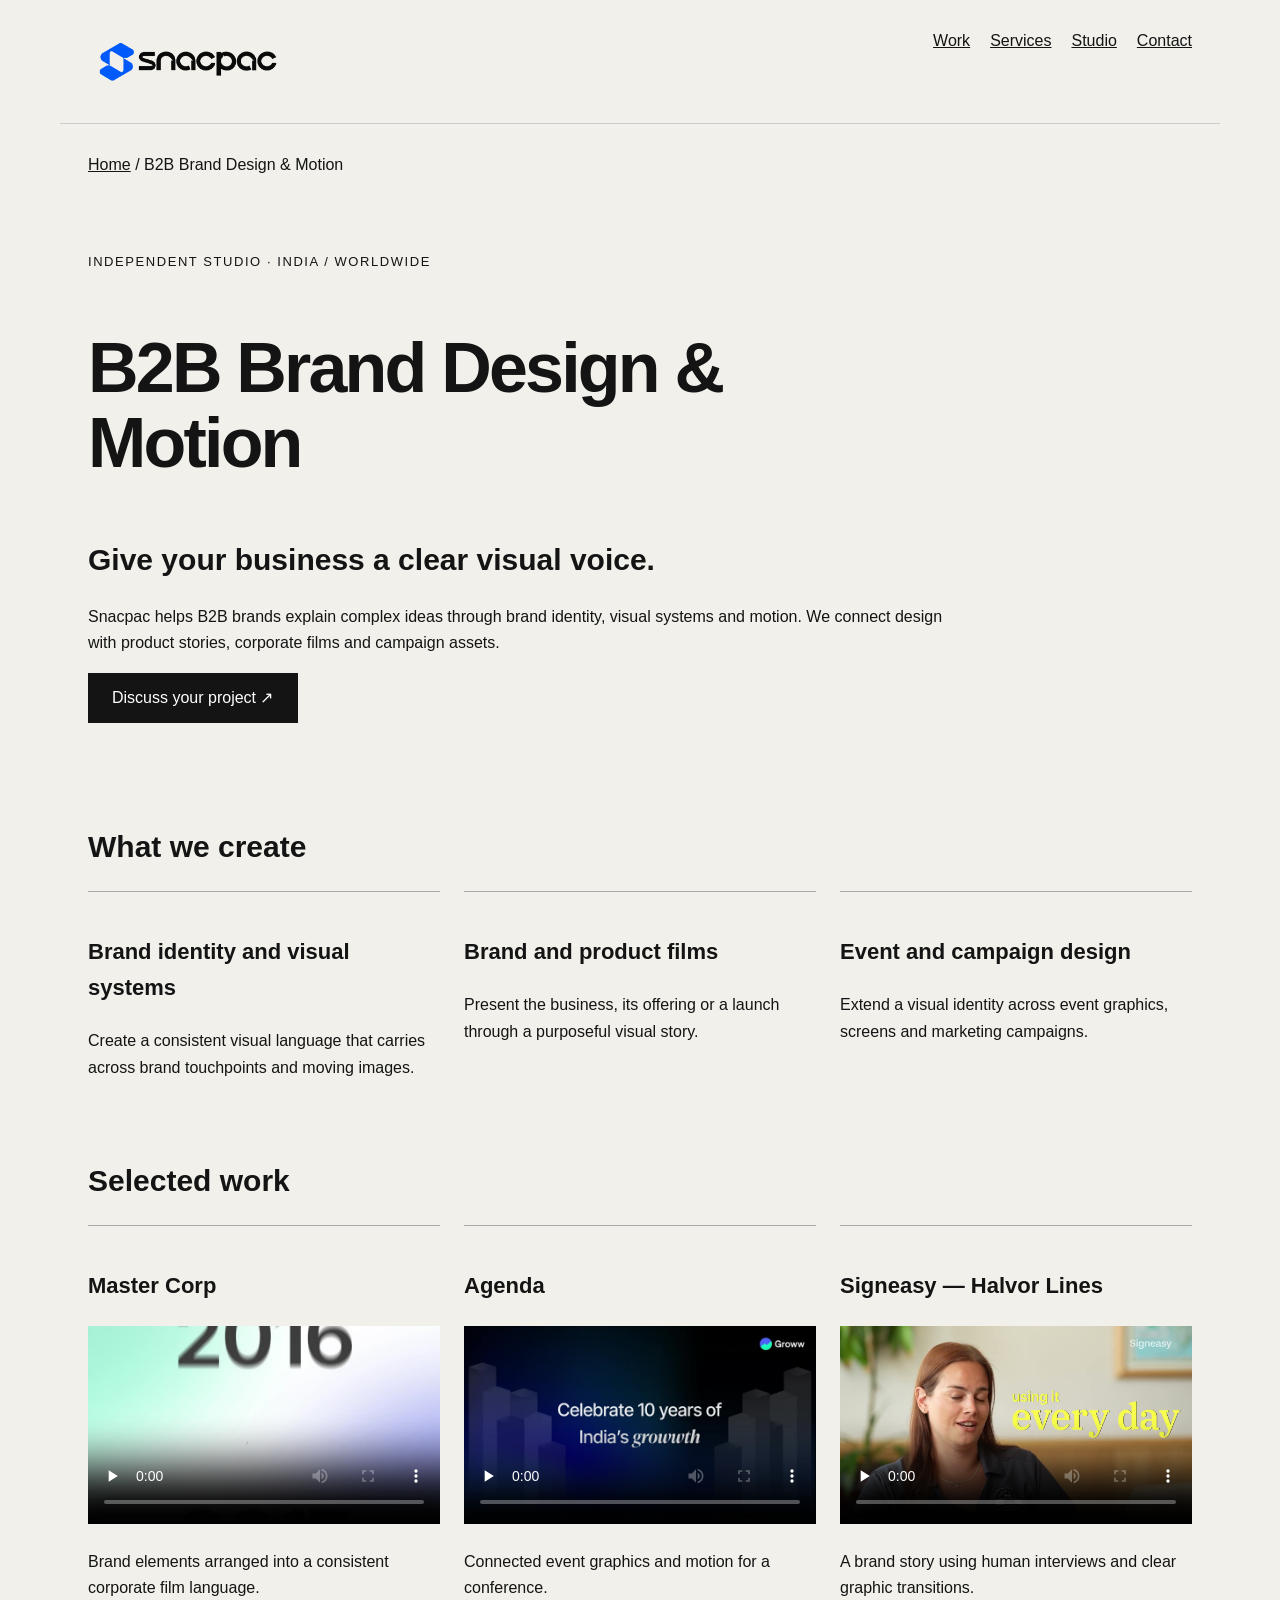
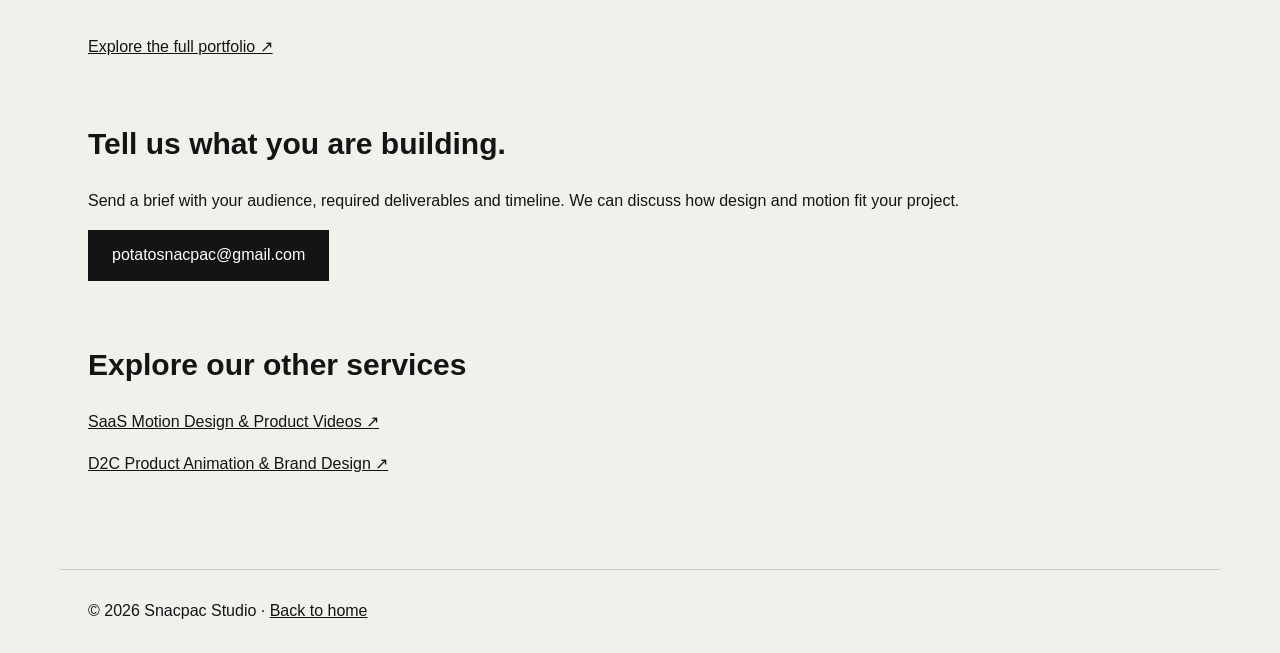
<file: services/b2b-brand-design.html>
<!doctype html>
<html lang="en"><head><meta charset="utf-8"><meta name="viewport" content="width=device-width,initial-scale=1"><title>B2B Brand Design &amp; Motion | Snacpac</title><meta name="description" content="Snacpac helps B2B brands explain complex ideas through brand identity, visual systems and motion. We connect design with product stories, corporate films and campaign assets."><link rel="canonical" href="https://www.snacpac.biz/services/b2b-brand-design"><meta property="og:type" content="website"><meta property="og:site_name" content="Snacpac"><meta property="og:title" content="B2B Brand Design &amp; Motion | Snacpac"><meta property="og:description" content="Snacpac helps B2B brands explain complex ideas through brand identity, visual systems and motion. We connect design with product stories, corporate films and campaign assets."><meta property="og:url" content="https://www.snacpac.biz/services/b2b-brand-design"><meta property="og:image" content="https://www.snacpac.biz/assets/thumbs/master-corp.jpg"><meta name="twitter:card" content="summary_large_image"><link rel="icon" href="/assets/snacpac-icon.png" type="image/png"><link rel="stylesheet" href="/services/services.css"><script type="application/ld+json">{"@context":"https://schema.org","@graph":[{"@type":"Organization","@id":"https://www.snacpac.biz/#studio","name":"Snacpac","url":"https://www.snacpac.biz/","description":"Snacpac is an independent design and motion studio creating product films, brand identities and campaigns for SaaS, B2B and D2C brands worldwide.","email":"potatosnacpac@gmail.com","sameAs":["https://www.instagram.com/snacpac.biz"]},{"@type":"Service","name":"B2B Brand Design & Motion","description":"Snacpac helps B2B brands explain complex ideas through brand identity, visual systems and motion. We connect design with product stories, corporate films and campaign assets.","url":"https://www.snacpac.biz/services/b2b-brand-design","provider":{"@id":"https://www.snacpac.biz/#studio"}},{"@type":"BreadcrumbList","itemListElement":[{"@type":"ListItem","position":1,"name":"Home","item":"https://www.snacpac.biz/"},{"@type":"ListItem","position":2,"name":"B2B Brand Design & Motion","item":"https://www.snacpac.biz/services/b2b-brand-design"}]}]}</script></head>
<body><header><a class="brand" href="/" aria-label="Snacpac home"><img src="/assets/snacpac-logo.png" alt="Snacpac" width="200" height="67" style="display:block;max-width:100%;height:auto"></a><nav aria-label="Main navigation"><a href="/#work">Work</a><a href="/#services">Services</a><a href="/#studio">Studio</a><a href="/#contact">Contact</a></nav></header><main><a href="/">Home</a> / B2B Brand Design &amp; Motion<section class="intro"><p class="eyebrow">Independent studio · India / Worldwide</p><h1>B2B Brand Design &amp; Motion</h1><h2>Give your business a clear visual voice.</h2><p>Snacpac helps B2B brands explain complex ideas through brand identity, visual systems and motion. We connect design with product stories, corporate films and campaign assets.</p><a class="button" href="mailto:potatosnacpac@gmail.com">Discuss your project ↗</a></section><section aria-labelledby="offer-heading"><h2 id="offer-heading">What we create</h2><div class="grid"><article><h3>Brand identity and visual systems</h3><p>Create a consistent visual language that carries across brand touchpoints and moving images.</p></article><article><h3>Brand and product films</h3><p>Present the business, its offering or a launch through a purposeful visual story.</p></article><article><h3>Event and campaign design</h3><p>Extend a visual identity across event graphics, screens and marketing campaigns.</p></article></div></section><section aria-labelledby="work-heading"><h2 id="work-heading">Selected work</h2><div class="grid"><article><h3>Master Corp</h3><video controls playsinline preload="none" poster="/assets/thumbs/master-corp.jpg" aria-label="Master Corp film"><source src="/assets/work/master-corp.mp4" type="video/mp4"><a href="/assets/work/master-corp.mp4">Watch Master Corp</a></video><p>Brand elements arranged into a consistent corporate film language.</p></article><article><h3>Agenda</h3><video controls playsinline preload="none" poster="/assets/thumbs/agenda.jpg" aria-label="Agenda film"><source src="/assets/work/agenda.mp4" type="video/mp4"><a href="/assets/work/agenda.mp4">Watch Agenda</a></video><p>Connected event graphics and motion for a conference.</p></article><article><h3>Signeasy — Halvor Lines</h3><video controls playsinline preload="none" poster="/assets/thumbs/halvor-lines.jpg" aria-label="Signeasy — Halvor Lines film"><source src="/assets/work/halvor-lines.mp4" type="video/mp4"><a href="/assets/work/halvor-lines.mp4">Watch Signeasy — Halvor Lines</a></video><p>A brand story using human interviews and clear graphic transitions.</p></article></div><p><a href="/#work">Explore the full portfolio ↗</a></p></section><section><h2>Tell us what you are building.</h2><p>Send a brief with your audience, required deliverables and timeline. We can discuss how design and motion fit your project.</p><a class="button" href="mailto:potatosnacpac@gmail.com">potatosnacpac@gmail.com</a></section><section><h2>Explore our other services</h2><p><a href="/services/saas-motion-design">SaaS Motion Design &amp; Product Videos ↗</a></p><p><a href="/services/d2c-product-animation">D2C Product Animation &amp; Brand Design ↗</a></p></section></main><footer>© 2026 Snacpac Studio · <a href="/">Back to home</a></footer></body></html>
</file>
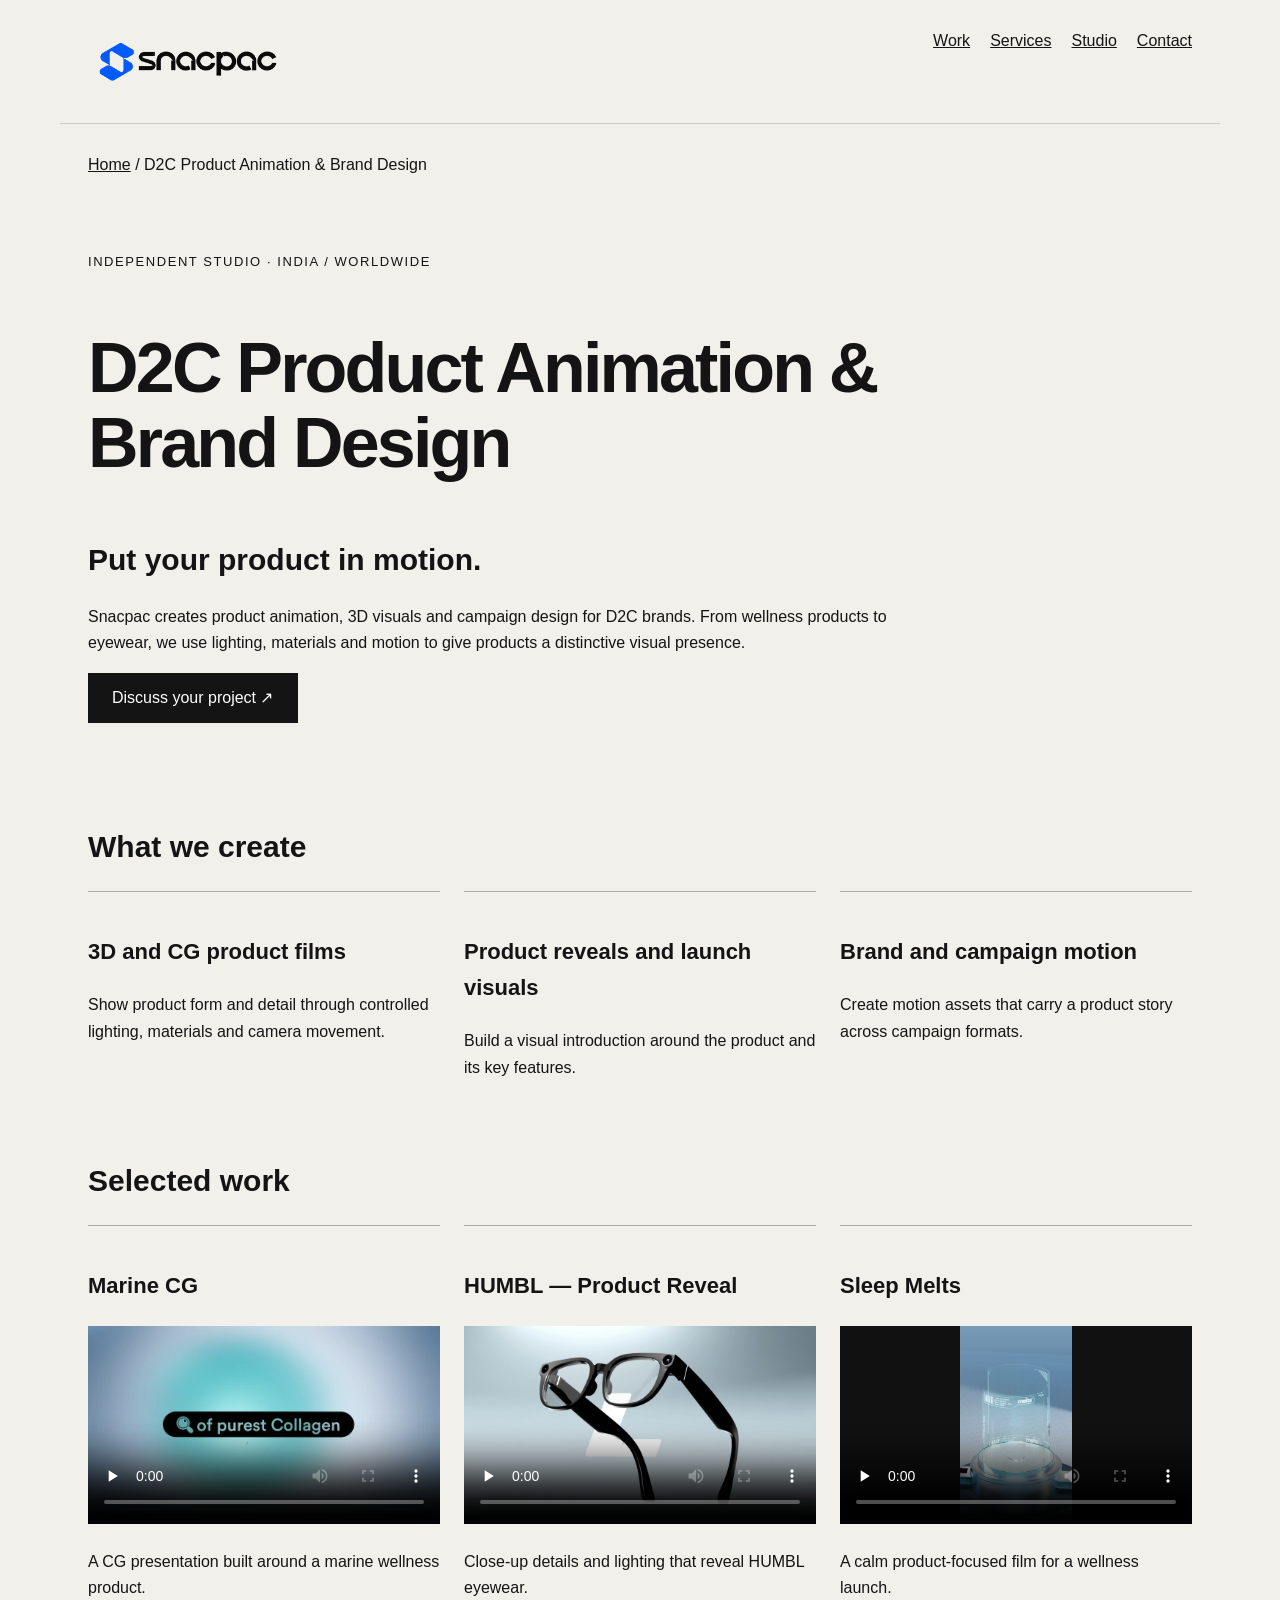
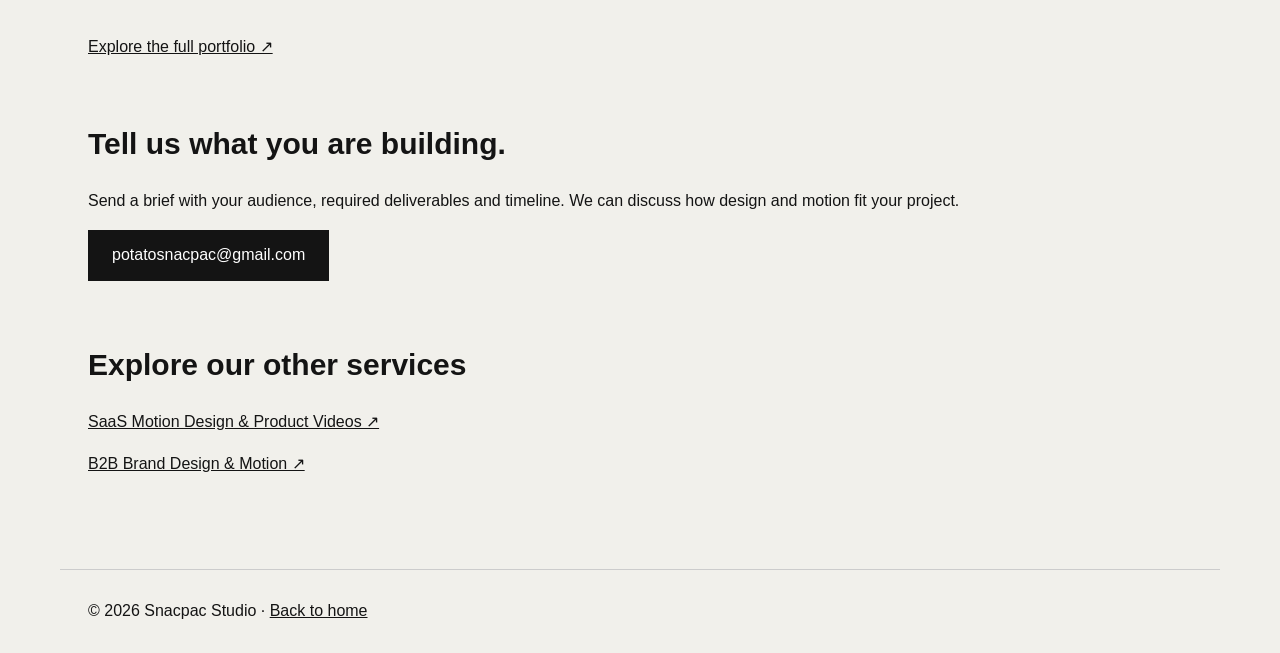
<file: services/d2c-product-animation.html>
<!doctype html>
<html lang="en"><head><meta charset="utf-8"><meta name="viewport" content="width=device-width,initial-scale=1"><title>D2C Product Animation &amp; Brand Design | Snacpac</title><meta name="description" content="Snacpac creates product animation, 3D visuals and campaign design for D2C brands. From wellness products to eyewear, we use lighting, materials and motion to give products a distinctive visual presence."><link rel="canonical" href="https://www.snacpac.biz/services/d2c-product-animation"><meta property="og:type" content="website"><meta property="og:site_name" content="Snacpac"><meta property="og:title" content="D2C Product Animation &amp; Brand Design | Snacpac"><meta property="og:description" content="Snacpac creates product animation, 3D visuals and campaign design for D2C brands. From wellness products to eyewear, we use lighting, materials and motion to give products a distinctive visual presence."><meta property="og:url" content="https://www.snacpac.biz/services/d2c-product-animation"><meta property="og:image" content="https://www.snacpac.biz/assets/thumbs/marine-cg.jpg"><meta name="twitter:card" content="summary_large_image"><link rel="icon" href="/assets/snacpac-icon.png" type="image/png"><link rel="stylesheet" href="/services/services.css"><script type="application/ld+json">{"@context":"https://schema.org","@graph":[{"@type":"Organization","@id":"https://www.snacpac.biz/#studio","name":"Snacpac","url":"https://www.snacpac.biz/","description":"Snacpac is an independent design and motion studio creating product films, brand identities and campaigns for SaaS, B2B and D2C brands worldwide.","email":"potatosnacpac@gmail.com","sameAs":["https://www.instagram.com/snacpac.biz"]},{"@type":"Service","name":"D2C Product Animation & Brand Design","description":"Snacpac creates product animation, 3D visuals and campaign design for D2C brands. From wellness products to eyewear, we use lighting, materials and motion to give products a distinctive visual presence.","url":"https://www.snacpac.biz/services/d2c-product-animation","provider":{"@id":"https://www.snacpac.biz/#studio"}},{"@type":"BreadcrumbList","itemListElement":[{"@type":"ListItem","position":1,"name":"Home","item":"https://www.snacpac.biz/"},{"@type":"ListItem","position":2,"name":"D2C Product Animation & Brand Design","item":"https://www.snacpac.biz/services/d2c-product-animation"}]}]}</script></head>
<body><header><a class="brand" href="/" aria-label="Snacpac home"><img src="/assets/snacpac-logo.png" alt="Snacpac" width="200" height="67" style="display:block;max-width:100%;height:auto"></a><nav aria-label="Main navigation"><a href="/#work">Work</a><a href="/#services">Services</a><a href="/#studio">Studio</a><a href="/#contact">Contact</a></nav></header><main><a href="/">Home</a> / D2C Product Animation &amp; Brand Design<section class="intro"><p class="eyebrow">Independent studio · India / Worldwide</p><h1>D2C Product Animation &amp; Brand Design</h1><h2>Put your product in motion.</h2><p>Snacpac creates product animation, 3D visuals and campaign design for D2C brands. From wellness products to eyewear, we use lighting, materials and motion to give products a distinctive visual presence.</p><a class="button" href="mailto:potatosnacpac@gmail.com">Discuss your project ↗</a></section><section aria-labelledby="offer-heading"><h2 id="offer-heading">What we create</h2><div class="grid"><article><h3>3D and CG product films</h3><p>Show product form and detail through controlled lighting, materials and camera movement.</p></article><article><h3>Product reveals and launch visuals</h3><p>Build a visual introduction around the product and its key features.</p></article><article><h3>Brand and campaign motion</h3><p>Create motion assets that carry a product story across campaign formats.</p></article></div></section><section aria-labelledby="work-heading"><h2 id="work-heading">Selected work</h2><div class="grid"><article><h3>Marine CG</h3><video controls playsinline preload="none" poster="/assets/thumbs/marine-cg.jpg" aria-label="Marine CG film"><source src="/assets/work/marine-cg.mp4" type="video/mp4"><a href="/assets/work/marine-cg.mp4">Watch Marine CG</a></video><p>A CG presentation built around a marine wellness product.</p></article><article><h3>HUMBL — Product Reveal</h3><video controls playsinline preload="none" poster="/assets/thumbs/humbl-pr.jpg" aria-label="HUMBL — Product Reveal film"><source src="/assets/work/humbl-pr.mp4" type="video/mp4"><a href="/assets/work/humbl-pr.mp4">Watch HUMBL — Product Reveal</a></video><p>Close-up details and lighting that reveal HUMBL eyewear.</p></article><article><h3>Sleep Melts</h3><video controls playsinline preload="none" poster="/assets/thumbs/sleep-melts.jpg" aria-label="Sleep Melts film"><source src="/assets/work/sleep-melts.mp4" type="video/mp4"><a href="/assets/work/sleep-melts.mp4">Watch Sleep Melts</a></video><p>A calm product-focused film for a wellness launch.</p></article></div><p><a href="/#work">Explore the full portfolio ↗</a></p></section><section><h2>Tell us what you are building.</h2><p>Send a brief with your audience, required deliverables and timeline. We can discuss how design and motion fit your project.</p><a class="button" href="mailto:potatosnacpac@gmail.com">potatosnacpac@gmail.com</a></section><section><h2>Explore our other services</h2><p><a href="/services/saas-motion-design">SaaS Motion Design &amp; Product Videos ↗</a></p><p><a href="/services/b2b-brand-design">B2B Brand Design &amp; Motion ↗</a></p></section></main><footer>© 2026 Snacpac Studio · <a href="/">Back to home</a></footer></body></html>
</file>
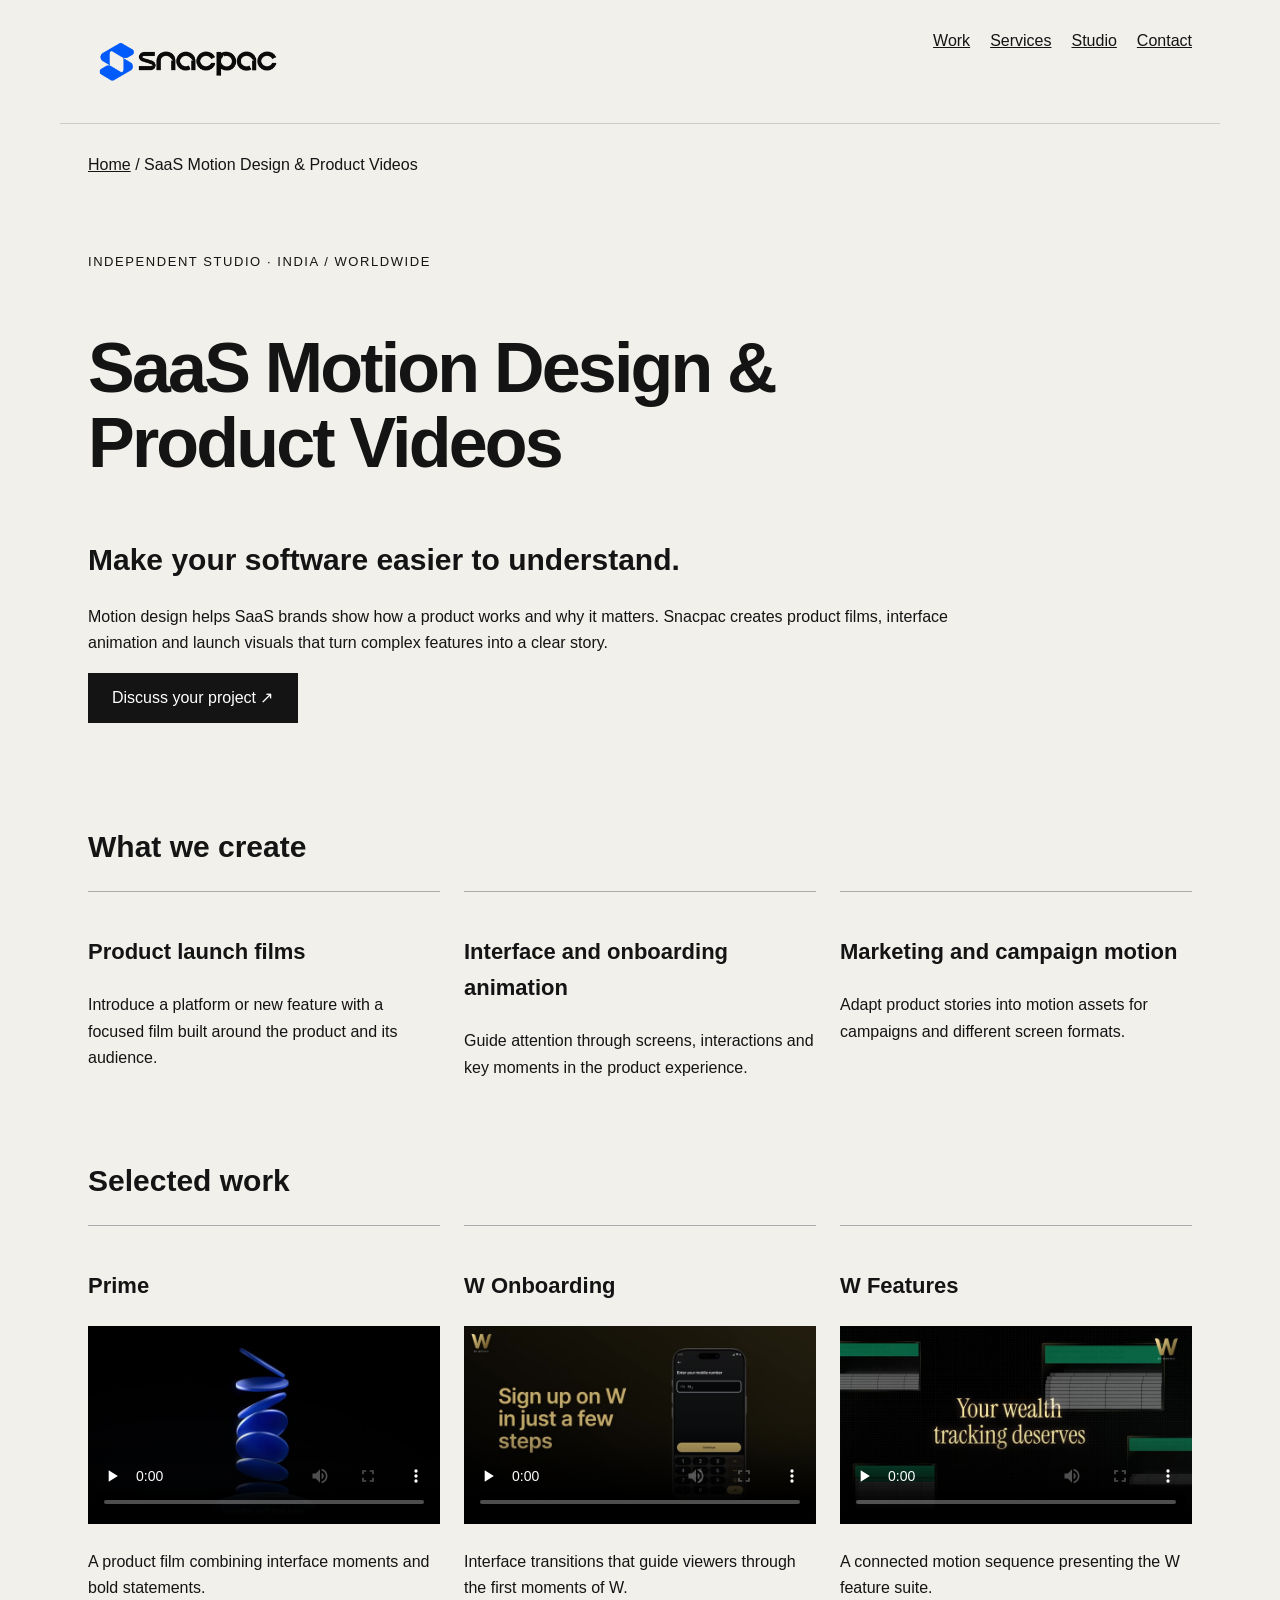
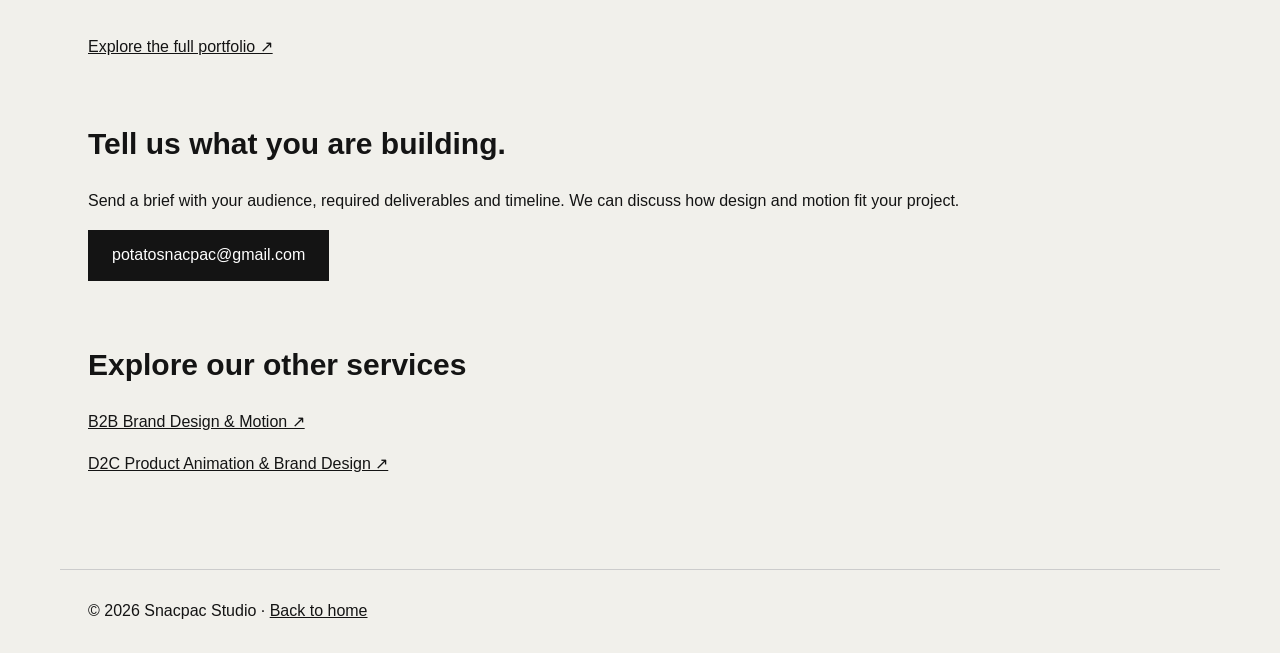
<file: services/saas-motion-design.html>
<!doctype html>
<html lang="en"><head><meta charset="utf-8"><meta name="viewport" content="width=device-width,initial-scale=1"><title>SaaS Motion Design &amp; Product Videos | Snacpac</title><meta name="description" content="Motion design helps SaaS brands show how a product works and why it matters. Snacpac creates product films, interface animation and launch visuals that turn complex features into a clear story."><link rel="canonical" href="https://www.snacpac.biz/services/saas-motion-design"><meta property="og:type" content="website"><meta property="og:site_name" content="Snacpac"><meta property="og:title" content="SaaS Motion Design &amp; Product Videos | Snacpac"><meta property="og:description" content="Motion design helps SaaS brands show how a product works and why it matters. Snacpac creates product films, interface animation and launch visuals that turn complex features into a clear story."><meta property="og:url" content="https://www.snacpac.biz/services/saas-motion-design"><meta property="og:image" content="https://www.snacpac.biz/assets/thumbs/prime.jpg"><meta name="twitter:card" content="summary_large_image"><link rel="icon" href="/assets/snacpac-icon.png" type="image/png"><link rel="stylesheet" href="/services/services.css"><script type="application/ld+json">{"@context":"https://schema.org","@graph":[{"@type":"Organization","@id":"https://www.snacpac.biz/#studio","name":"Snacpac","url":"https://www.snacpac.biz/","description":"Snacpac is an independent design and motion studio creating product films, brand identities and campaigns for SaaS, B2B and D2C brands worldwide.","email":"potatosnacpac@gmail.com","sameAs":["https://www.instagram.com/snacpac.biz"]},{"@type":"Service","name":"SaaS Motion Design & Product Videos","description":"Motion design helps SaaS brands show how a product works and why it matters. Snacpac creates product films, interface animation and launch visuals that turn complex features into a clear story.","url":"https://www.snacpac.biz/services/saas-motion-design","provider":{"@id":"https://www.snacpac.biz/#studio"}},{"@type":"BreadcrumbList","itemListElement":[{"@type":"ListItem","position":1,"name":"Home","item":"https://www.snacpac.biz/"},{"@type":"ListItem","position":2,"name":"SaaS Motion Design & Product Videos","item":"https://www.snacpac.biz/services/saas-motion-design"}]}]}</script></head>
<body><header><a class="brand" href="/" aria-label="Snacpac home"><img src="/assets/snacpac-logo.png" alt="Snacpac" width="200" height="67" style="display:block;max-width:100%;height:auto"></a><nav aria-label="Main navigation"><a href="/#work">Work</a><a href="/#services">Services</a><a href="/#studio">Studio</a><a href="/#contact">Contact</a></nav></header><main><a href="/">Home</a> / SaaS Motion Design &amp; Product Videos<section class="intro"><p class="eyebrow">Independent studio · India / Worldwide</p><h1>SaaS Motion Design &amp; Product Videos</h1><h2>Make your software easier to understand.</h2><p>Motion design helps SaaS brands show how a product works and why it matters. Snacpac creates product films, interface animation and launch visuals that turn complex features into a clear story.</p><a class="button" href="mailto:potatosnacpac@gmail.com">Discuss your project ↗</a></section><section aria-labelledby="offer-heading"><h2 id="offer-heading">What we create</h2><div class="grid"><article><h3>Product launch films</h3><p>Introduce a platform or new feature with a focused film built around the product and its audience.</p></article><article><h3>Interface and onboarding animation</h3><p>Guide attention through screens, interactions and key moments in the product experience.</p></article><article><h3>Marketing and campaign motion</h3><p>Adapt product stories into motion assets for campaigns and different screen formats.</p></article></div></section><section aria-labelledby="work-heading"><h2 id="work-heading">Selected work</h2><div class="grid"><article><h3>Prime</h3><video controls playsinline preload="none" poster="/assets/thumbs/prime.jpg" aria-label="Prime film"><source src="/assets/work/prime.mp4" type="video/mp4"><a href="/assets/work/prime.mp4">Watch Prime</a></video><p>A product film combining interface moments and bold statements.</p></article><article><h3>W Onboarding</h3><video controls playsinline preload="none" poster="/assets/thumbs/w-onboard.jpg" aria-label="W Onboarding film"><source src="/assets/work/w-onboard.mp4" type="video/mp4"><a href="/assets/work/w-onboard.mp4">Watch W Onboarding</a></video><p>Interface transitions that guide viewers through the first moments of W.</p></article><article><h3>W Features</h3><video controls playsinline preload="none" poster="/assets/thumbs/w-features.jpg" aria-label="W Features film"><source src="/assets/work/w-features.mp4" type="video/mp4"><a href="/assets/work/w-features.mp4">Watch W Features</a></video><p>A connected motion sequence presenting the W feature suite.</p></article></div><p><a href="/#work">Explore the full portfolio ↗</a></p></section><section><h2>Tell us what you are building.</h2><p>Send a brief with your audience, required deliverables and timeline. We can discuss how design and motion fit your project.</p><a class="button" href="mailto:potatosnacpac@gmail.com">potatosnacpac@gmail.com</a></section><section><h2>Explore our other services</h2><p><a href="/services/b2b-brand-design">B2B Brand Design &amp; Motion ↗</a></p><p><a href="/services/d2c-product-animation">D2C Product Animation &amp; Brand Design ↗</a></p></section></main><footer>© 2026 Snacpac Studio · <a href="/">Back to home</a></footer></body></html>
</file>
<file: services/services.css>
*{box-sizing:border-box}body{margin:0;background:#f1f0eb;color:#141414;font-family:Arial,sans-serif;line-height:1.65}a{color:inherit}header,main,footer{max-width:1160px;margin:auto;padding:28px}header{display:flex;justify-content:space-between;gap:24px;flex-wrap:wrap;border-bottom:1px solid #ccc}nav{display:flex;gap:20px;flex-wrap:wrap}.brand{font-weight:900;text-decoration:none;font-size:24px}.intro{padding:60px 0 40px;max-width:860px}h1{font-size:clamp(38px,6vw,70px);line-height:1.08;letter-spacing:-.04em}h2{font-size:30px;line-height:1.3}h3{font-size:22px}section{margin-bottom:64px}.eyebrow{font-size:13px;text-transform:uppercase;letter-spacing:.12em}.grid{display:grid;grid-template-columns:repeat(3,minmax(0,1fr));gap:24px}article{border-top:1px solid #aaa;padding-top:20px}video{width:100%;aspect-ratio:16/9;background:#111;object-fit:contain}.button{display:inline-block;background:#141414;color:white;padding:12px 24px;text-decoration:none}footer{border-top:1px solid #ccc}a:focus-visible{outline:3px solid #0668e1;outline-offset:4px}@media(max-width:760px){.grid{grid-template-columns:1fr}.intro{padding-top:24px}header,main,footer{padding:24px}}
</file>
